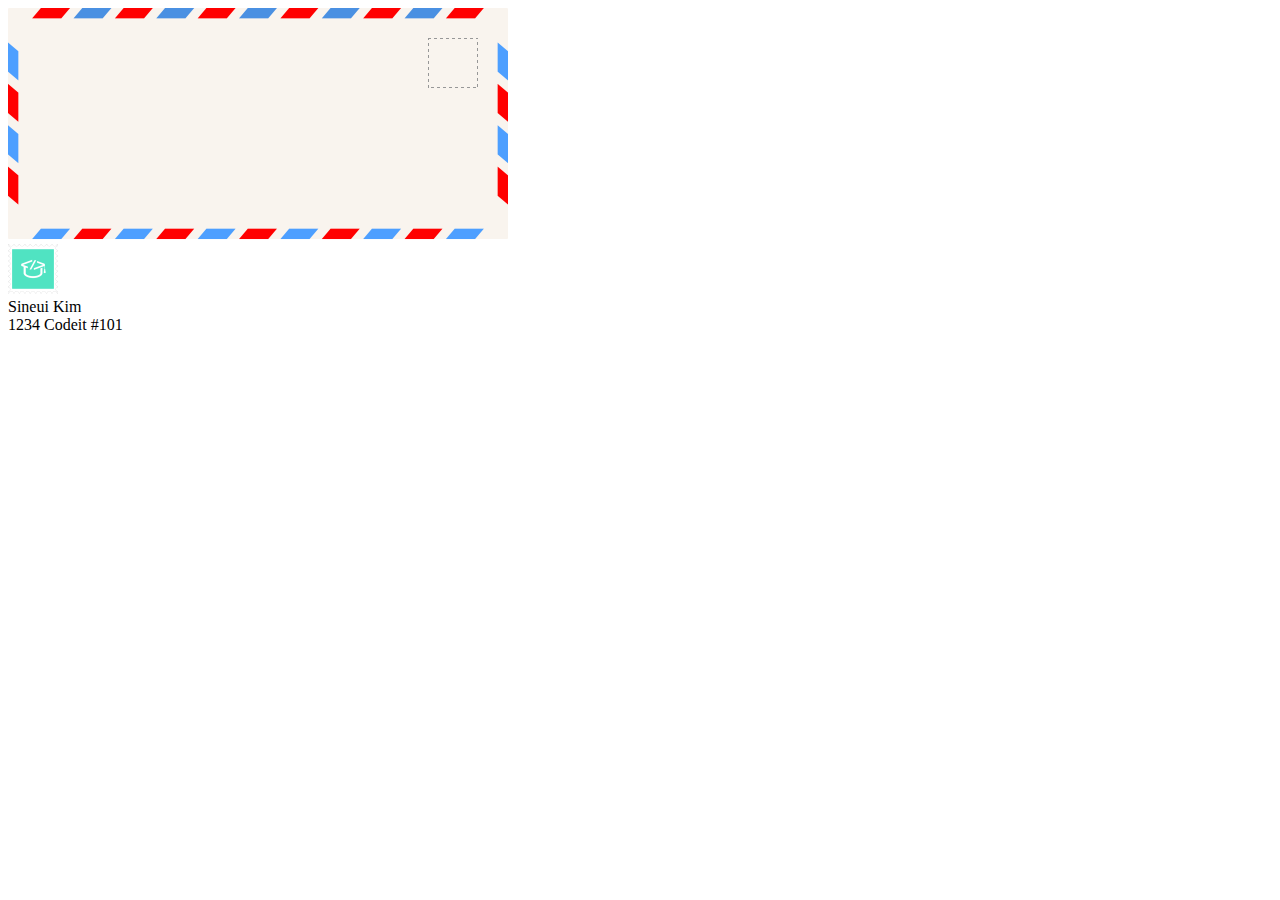
<file: display-absolute/index.html>
<!DOCTYPE html>
<html>
<head>
  <title>우표 붙이기</title>
  <meta charset="utf-8">
  <link rel="stylesheet" href="styles.css">
</head>
<body>
<div class="env-div">
  <img src="images/envelope.png" width="500">
  <img src="images/stamp.png" width="50" class="stamp">
  <div class="address">
    Sineui Kim<br>
    1234 Codeit #101
  </div>
</div>
</body>
</html>
</file>
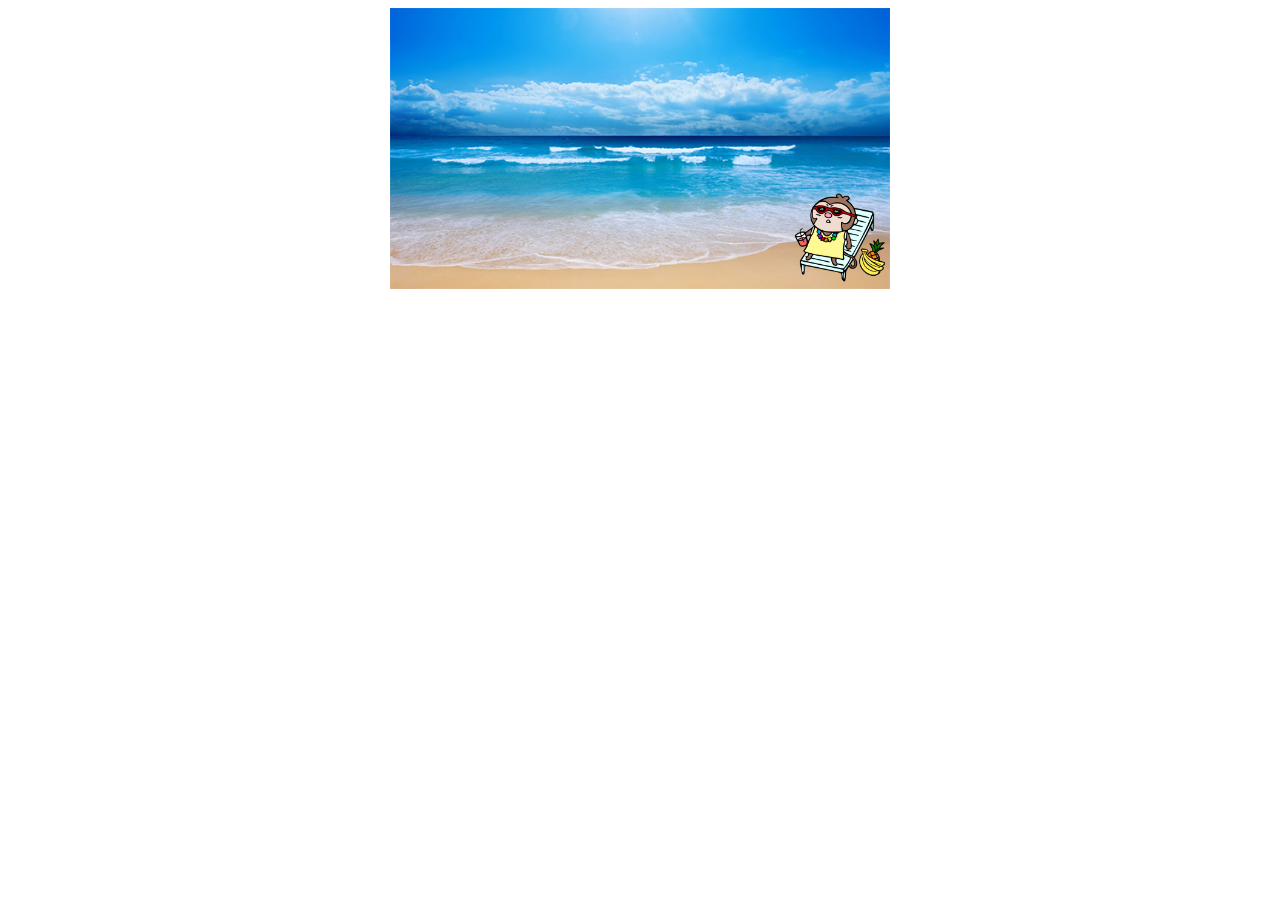
<file: display-relative/index.html>
<!DOCTYPE html>
<html>
<head>
  <title>해변의 몽숭이</title>
  <meta charset="utf-8">
  <link rel="stylesheet" href="css/styles.css">
</head>
<body>
  <img src="images/beach.png" width="500">
  <img src="images/mongsoong.png" width="100" class="mongsoong">
</body>
</html>
</file>
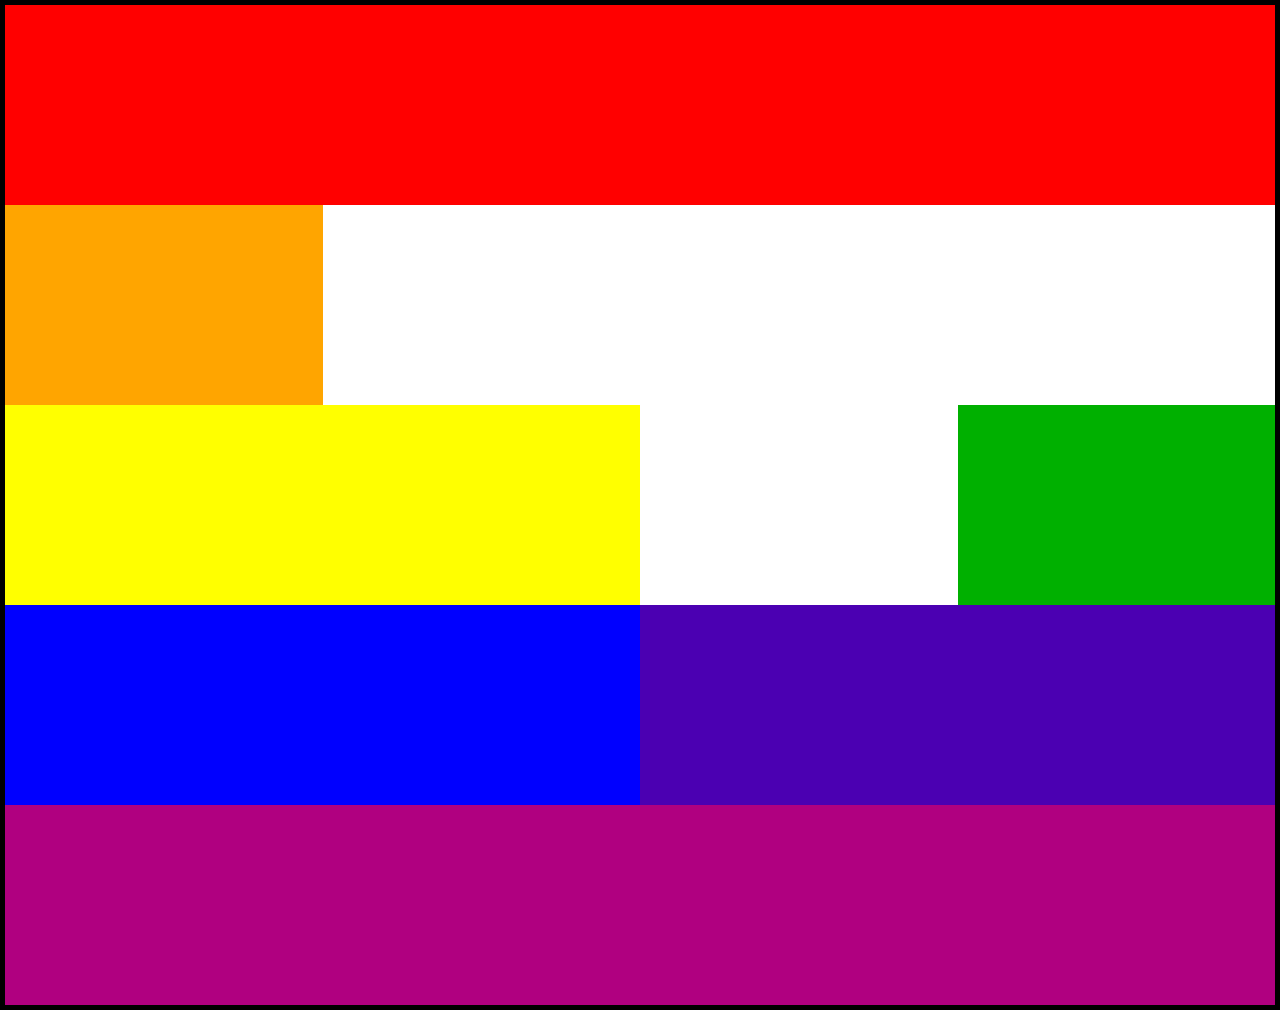
<file: float-clear/index.html>
<!DOCTYPE html>
<html lang="en">
<head>
	<meta charset="UTF-8">
	<title>클리어 연습</title>
	<link rel="stylesheet" href="styles.css">
</head>
<body>
	<div class="grid" id="div1"></div>
	<div class="grid" id="div2"></div>
	<div class="grid" id="div3"></div>
	<div class="grid" id="div4"></div>
	<div class="grid" id="div5"></div>
	<div class="grid" id="div6"></div>
	<div class="grid" id="div7"></div>
	
	<div class="clearfix"></div> <!-- 그리드 테두리 넣기 -->
</body>
</html>
</file>
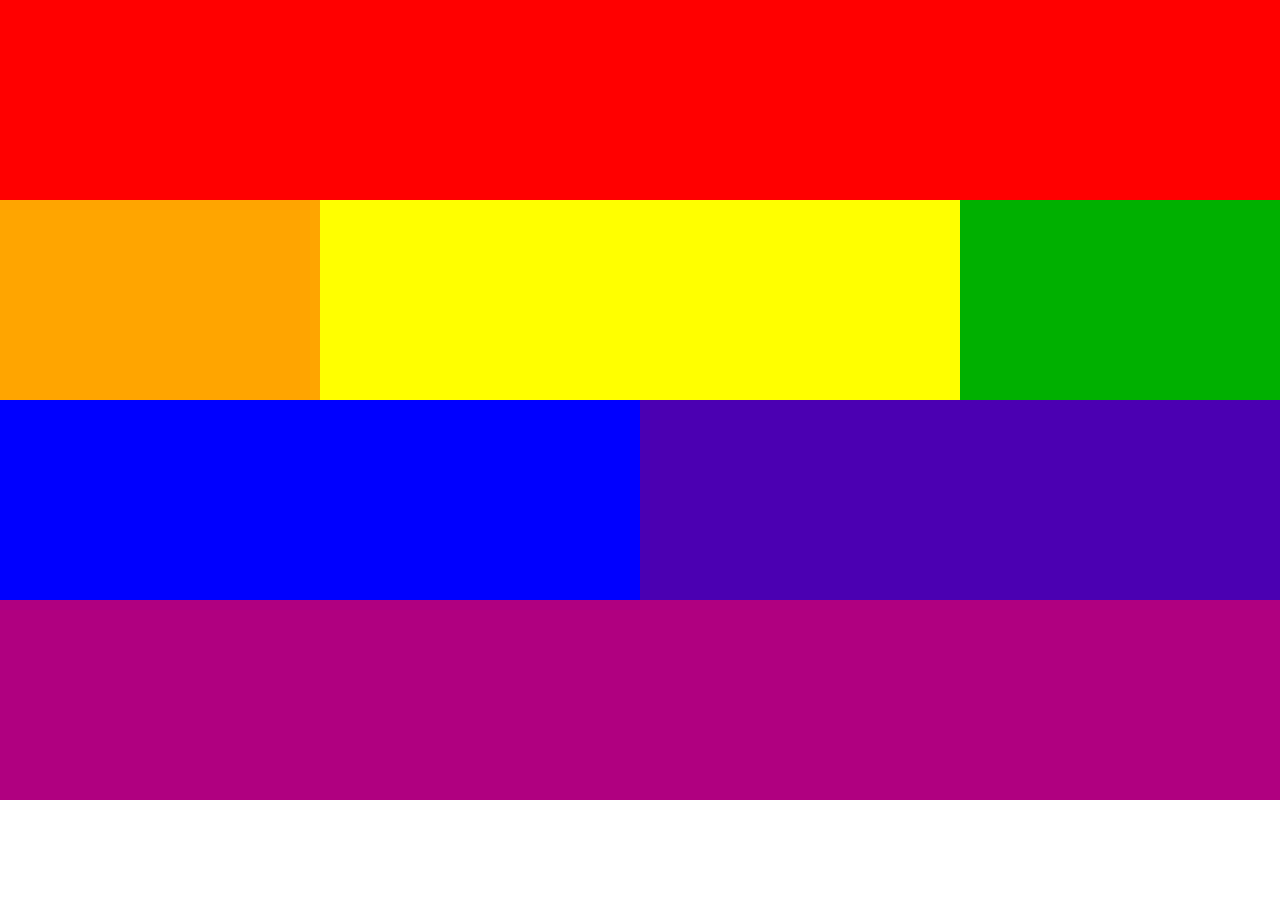
<file: float-grid/index.html>
<!DOCTYPE html>
<html lang="en">
<head>
	<meta charset="UTF-8">
	<title>그리드 연습</title>
	<link rel="stylesheet" href="styles.css">
</head>
<body>
	<div id="div1"></div>
	<div id="div2"></div>
	<div id="div3"></div>
	<div id="div4"></div>
	<div id="div5"></div>
	<div id="div6"></div>
	<div id="div7"></div>
</body>
</html>
</file>
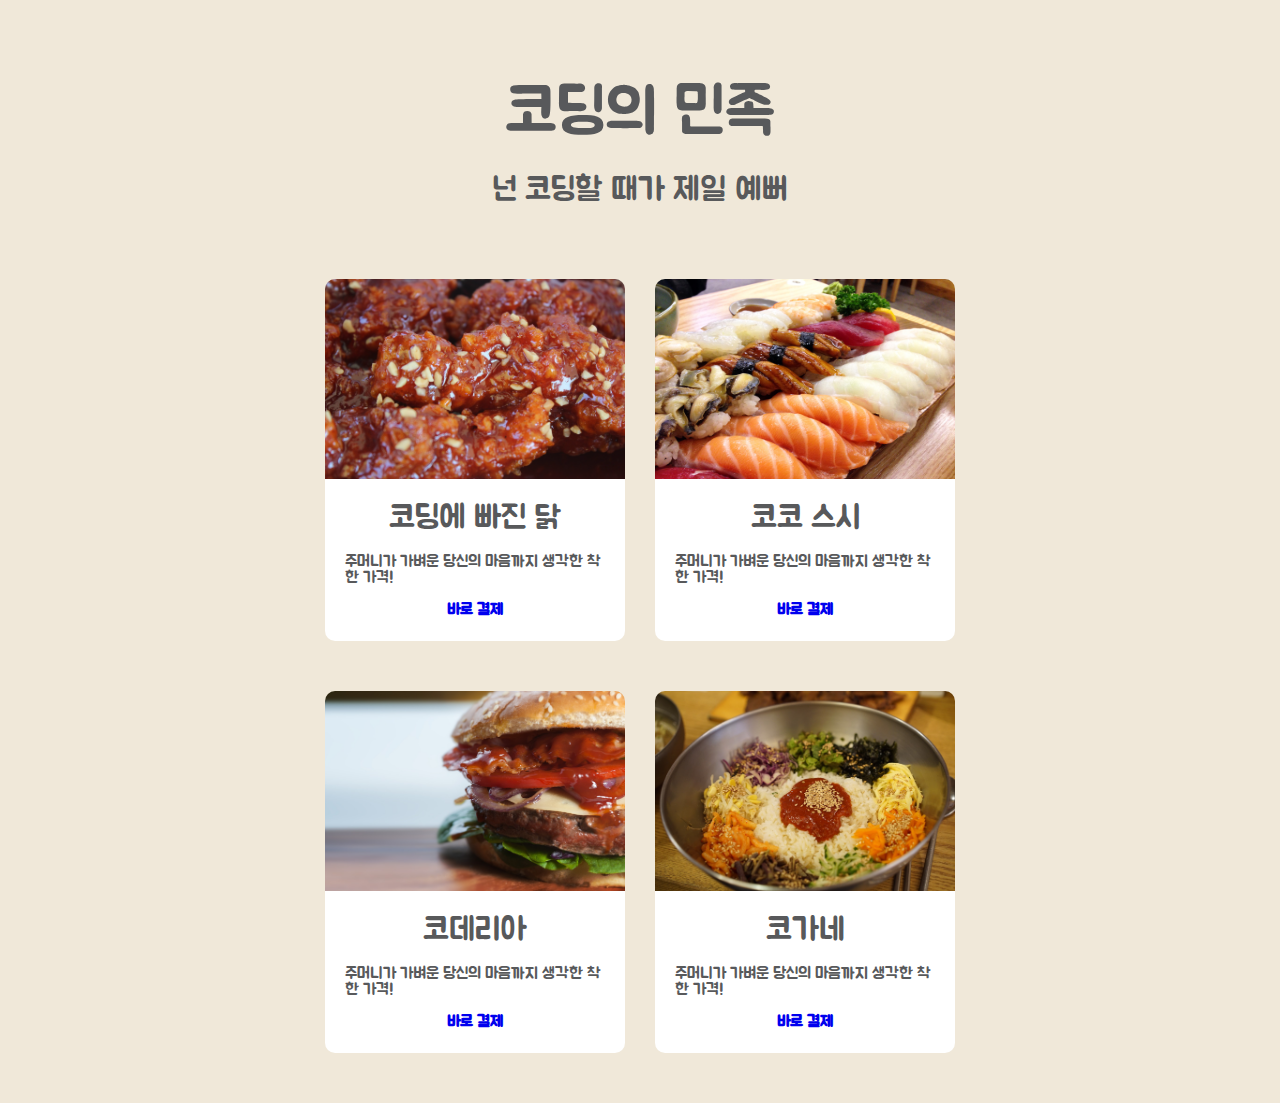
<file: float-nation-coding/index.html>
<!DOCTYPE html>
<html>
<head>
  <title>코딩의 민족 그리드</title>
  <meta charset="utf-8">
  <link rel="stylesheet" href="css/styles.css">
</head>
<body>
	<div class="title">
		<h1>코딩의 민족</h1>
		<h2>넌 코딩할 때가 제일 예뻐</h2>
	</div>
	
	<div class="contents">
		<div class="content" id="chicken">
			<div class="helper"></div>
			<div class="info">
				<h1>코딩에 빠진 닭</h1>
				<p>주머니가 가벼운 당신의 마음까지 생각한 착한 가격!</p>
				<a href="#">바로 결제</a>
			</div>
		</div>
		<div class="content" id="sushi">
			<div class="helper"></div>
			<div class="info">
				<h1>코코 스시</h1>
				<p>주머니가 가벼운 당신의 마음까지 생각한 착한 가격!</p>
				<a href="#">바로 결제</a>
			</div>
		</div>
		<div class="content" id="burger">
			<div class="helper"></div>
			<div class="info">
				<h1>코데리아</h1>
				<p>주머니가 가벼운 당신의 마음까지 생각한 착한 가격!</p>
				<a href="#">바로 결제</a>
			</div>
		</div>
		<div class="content" id="bibimbap">
			<div class="helper"></div>
			<div class="info">
				<h1>코가네</h1>
				<p>주머니가 가벼운 당신의 마음까지 생각한 착한 가격!</p>
				<a href="#">바로 결제</a>
			</div>
		</div>
		<div class="clearfix"></div>
	</div>
</body>
</html>
</file>
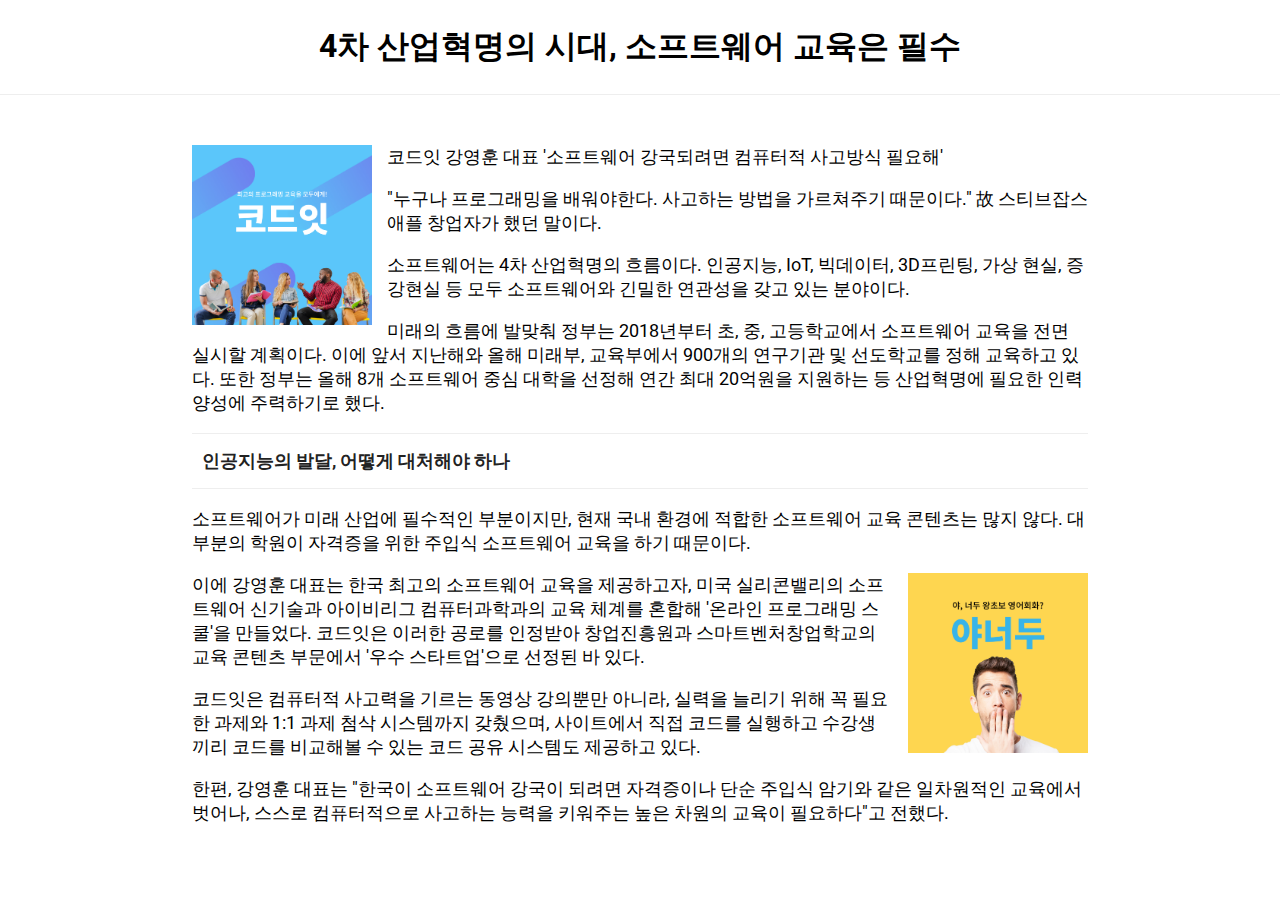
<file: float_newspaper/index.html>
<!DOCTYPE html>
<html>

<head>
  <title>4차 산업혁명의 시대, 소프트웨어 교육은 필수</title>
  <meta charset="utf-8">
  <link rel="stylesheet" href="css/styles.css">
  <link href="https://fonts.googleapis.com/css?family=Roboto" rel="stylesheet">
</head>

<body>
  <h1 class="title">4차 산업혁명의 시대, 소프트웨어 교육은 필수</h1>
  <div class="content">
    <img src="images/codeit.jpg" alt="codeit" id="codeit">
    <p>코드잇 강영훈 대표 '소프트웨어 강국되려면 컴퓨터적 사고방식 필요해'</p>

    <p>"누구나 프로그래밍을 배워야한다. 사고하는 방법을 가르쳐주기 때문이다." 故 스티브잡스 애플 창업자가 했던 말이다.</p>

    <p>소프트웨어는 4차 산업혁명의 흐름이다. 인공지능, IoT, 빅데이터, 3D프린팅, 가상 현실, 증강현실 등 모두 소프트웨어와 긴밀한 연관성을 갖고 있는 분야이다.</p>

    <p>미래의 흐름에 발맞춰 정부는 2018년부터 초, 중, 고등학교에서 소프트웨어 교육을 전면 실시할 계획이다. 이에 앞서 지난해와 올해 미래부, 교육부에서 900개의 연구기관 및 선도학교를 정해 교육하고 있다. 또한 정부는 올해 8개 소프트웨어 중심 대학을 선정해 연간 최대 20억원을 지원하는 등 산업혁명에 필요한 인력 양성에 주력하기로 했다.</p>

    <div class="link">
      <a href="http://www.edaily.co.kr/news/NewsRead.edy?SCD=JE41&newsid=02587926612750928&DCD=A00504&OutLnkChk=Y" target="_blank">
        인공지능의 발달, 어떻게 대처해야 하나
      </a>
    </div>
    
    <p>소프트웨어가 미래 산업에 필수적인 부분이지만, 현재 국내 환경에 적합한 소프트웨어 교육 콘텐츠는 많지 않다. 대부분의 학원이 자격증을 위한 주입식 소프트웨어 교육을 하기 때문이다.</p>
    <img src="images/youtoo.jpg" alt="youtoo" id="youtoo">
    <p>이에 강영훈 대표는 한국 최고의 소프트웨어 교육을 제공하고자, 미국 실리콘밸리의 소프트웨어 신기술과 아이비리그 컴퓨터과학과의 교육 체계를 혼합해 '온라인 프로그래밍 스쿨'을 만들었다. 코드잇은 이러한 공로를 인정받아 창업진흥원과 스마트벤처창업학교의 교육 콘텐츠 부문에서 '우수 스타트업'으로 선정된 바 있다.</p>

    <p>코드잇은 컴퓨터적 사고력을 기르는 동영상 강의뿐만 아니라, 실력을 늘리기 위해 꼭 필요한 과제와 1:1 과제 첨삭 시스템까지 갖췄으며, 사이트에서 직접 코드를 실행하고 수강생끼리 코드를 비교해볼 수 있는 코드 공유 시스템도 제공하고 있다.</p>

    <p>한편, 강영훈 대표는 "한국이 소프트웨어 강국이 되려면 자격증이나 단순 주입식 암기와 같은 일차원적인 교육에서 벗어나, 스스로 컴퓨터적으로 사고하는 능력을 키워주는 높은 차원의 교육이 필요하다"고 전했다.</p>
  </div>
</body>

</html>
</file>
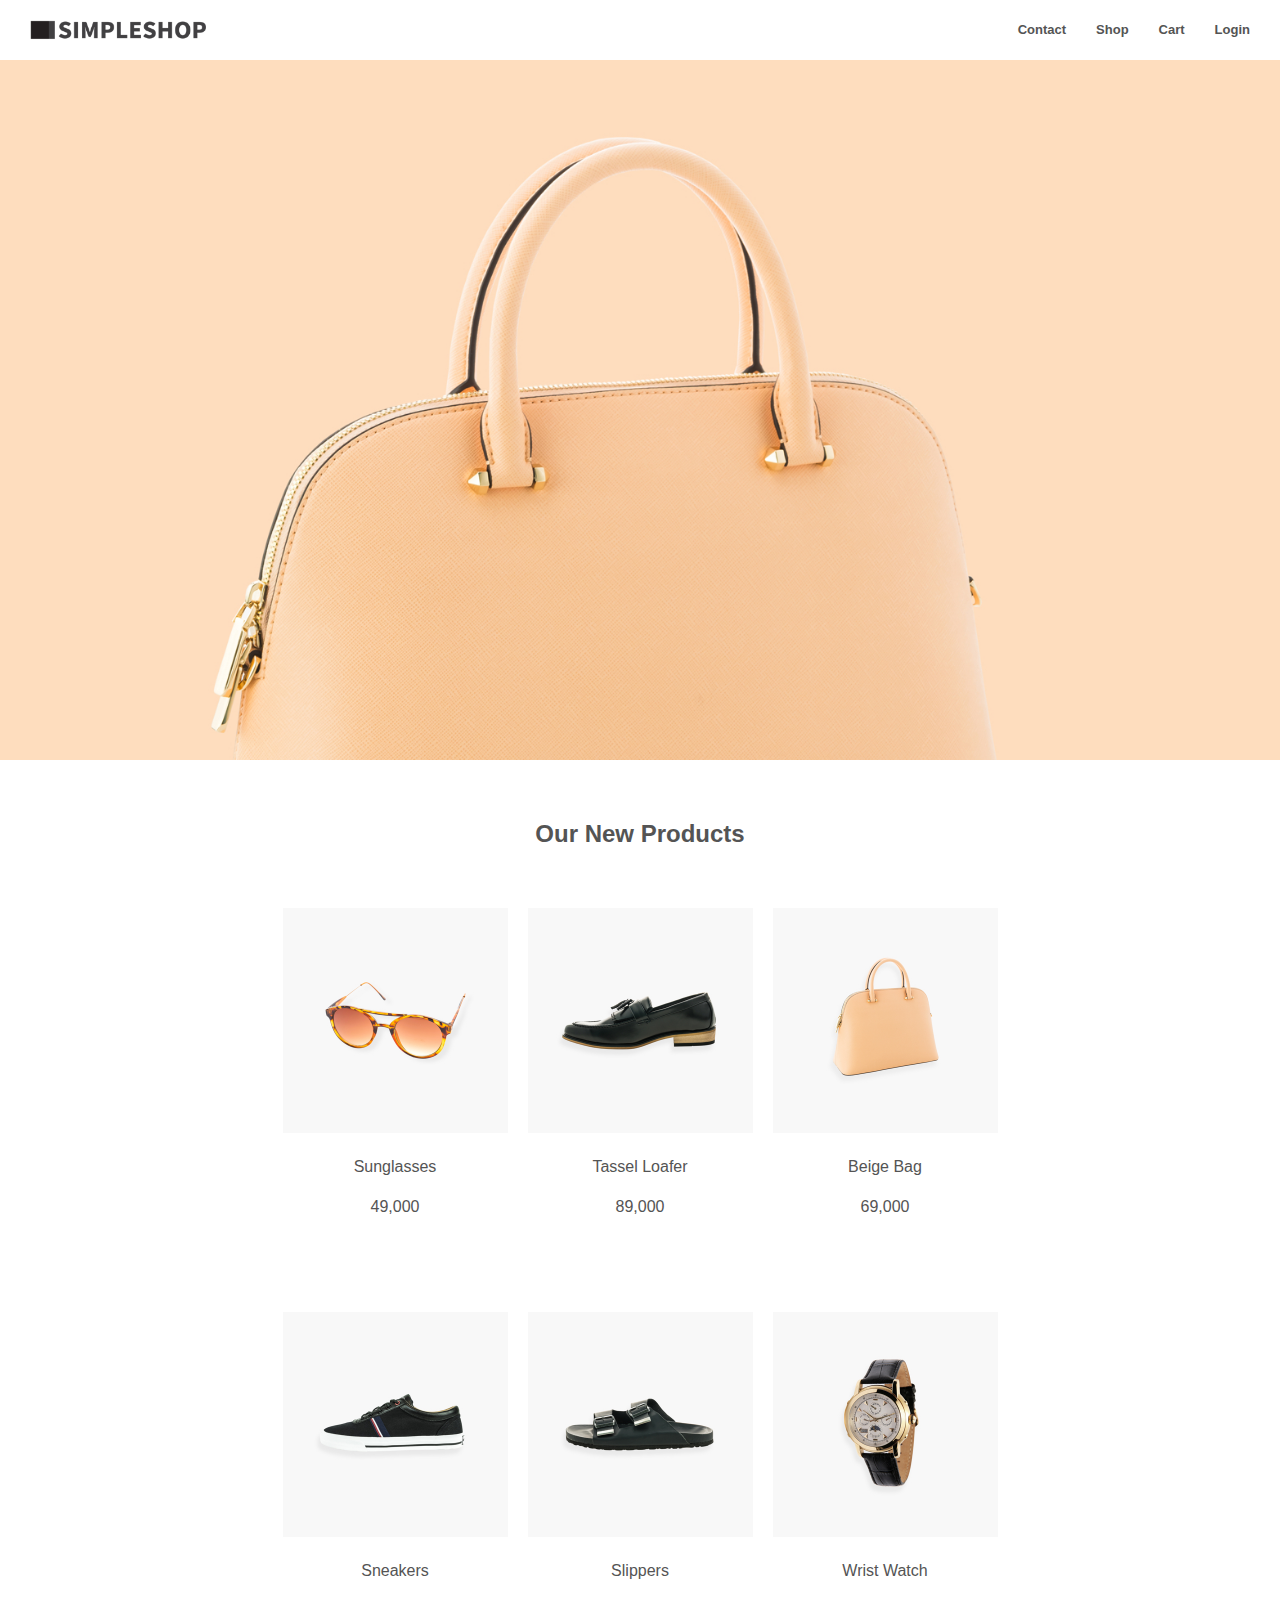
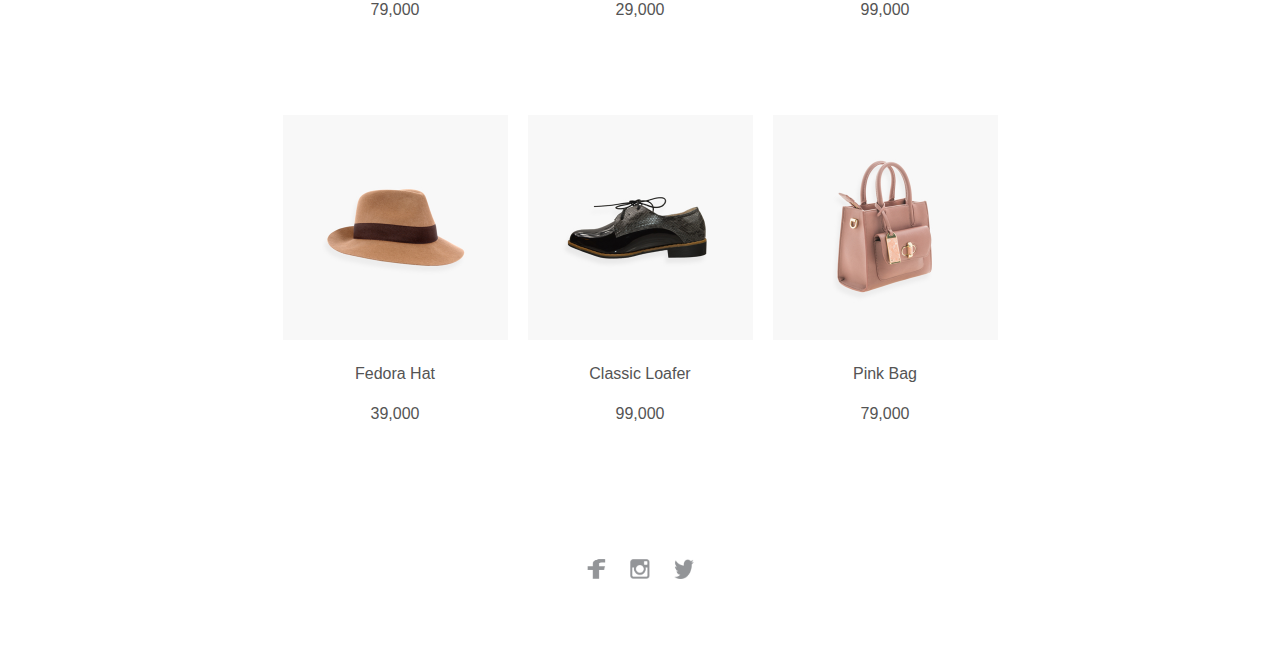
<file: list-float-simpleshop-wrap-up/index.html>
<!DOCTYPE html>
<html>
  <head>
    <title>SimpleShop</title>
    <meta charset="utf-8" />
    <link href="css/styles.css" rel="stylesheet" />
  </head>

  <body>
    <div id="navbar"> <!-- navbar -->
      <div id="logo">
        <a href="#"><div class="helper"></div><img src="images/logo.png" alt="SimpleShop Logo"></a>
      </div>
      <ul>
        <li><div class="helper"></div><a href="#">Login</a></li>
        <li><div class="helper"></div><a href="#">Cart</a></li>
        <li><div class="helper"></div><a href="#">Shop</a></li>
        <li><div class="helper"></div><a href="#">Contact</a></li>
      </ul>
    </div>
    <div id="hero-header"> <!-- header -->
      <div id="head"></div>
    </div>
    <div id="main"> <!-- main -->
      <h1>Our New Products</h1>
      <div id="product-list">
        <a class="product" href="#">
          <img src="images/sunglasses.jpg" alt="sunglasses">
          <h4>Sunglasses</h4>
          <p>49,000</p>
        </a>
        <a class="product" href="#">
          <img src="images/tassel_loafer.jpg" alt="tassel_loafer">
          <h4>Tassel Loafer</h4>
          <p>89,000</p>
        </a>
        <a class="product" href="#">
          <img src="images/beige_bag.jpg" alt="beige_bag">
          <h4>Beige Bag</h4>
          <p>69,000</p>
        </a>
        <a class="product" href="#">
          <img src="images/sneakers.jpg" alt="sneakers">
          <h4>Sneakers</h4>
          <p>79,000</p>
        </a>
        <a class="product" href="#">
          <img src="images/slippers.jpg" alt="slippers">
          <h4>Slippers</h4>
          <p>29,000</p>
        </a>
        <a class="product" href="#">
          <img src="images/wrist_watch.jpg" alt="wrist_watch">
          <h4>Wrist Watch</h4>
          <p>99,000</p>
        </a>
        <a class="product" href="#">
          <img src="images/fedora_hat.jpg" alt="fedora_hat">
          <h4>Fedora Hat</h4>
          <p>39,000</p>
        </a>
        <a class="product" href="#">
          <img src="images/classic_loafer.jpg" alt="classic_loafer">
          <h4>Classic Loafer</h4>
          <p>99,000</p>
        </a>
        <a class="product" href="#">
          <img src="images/pink_bag.jpg" alt="pink_bag">
          <h4>Pink Bag</h4>
          <p>79,000</p>
        </a>
        <div class="clear"></div>
      </div>
    </div>
  <footer id="sns"> <!-- footer -->
    <a href="#"><img src="images/facebook.png" alt="facebook"></a>
    <a href="#"><img src="images/instagram.png" alt="instagram"></a>
    <a href="#"><img src="images/twitter.png" alt="twitter"></a>
  </footer>

  </body>
</html>
</file>
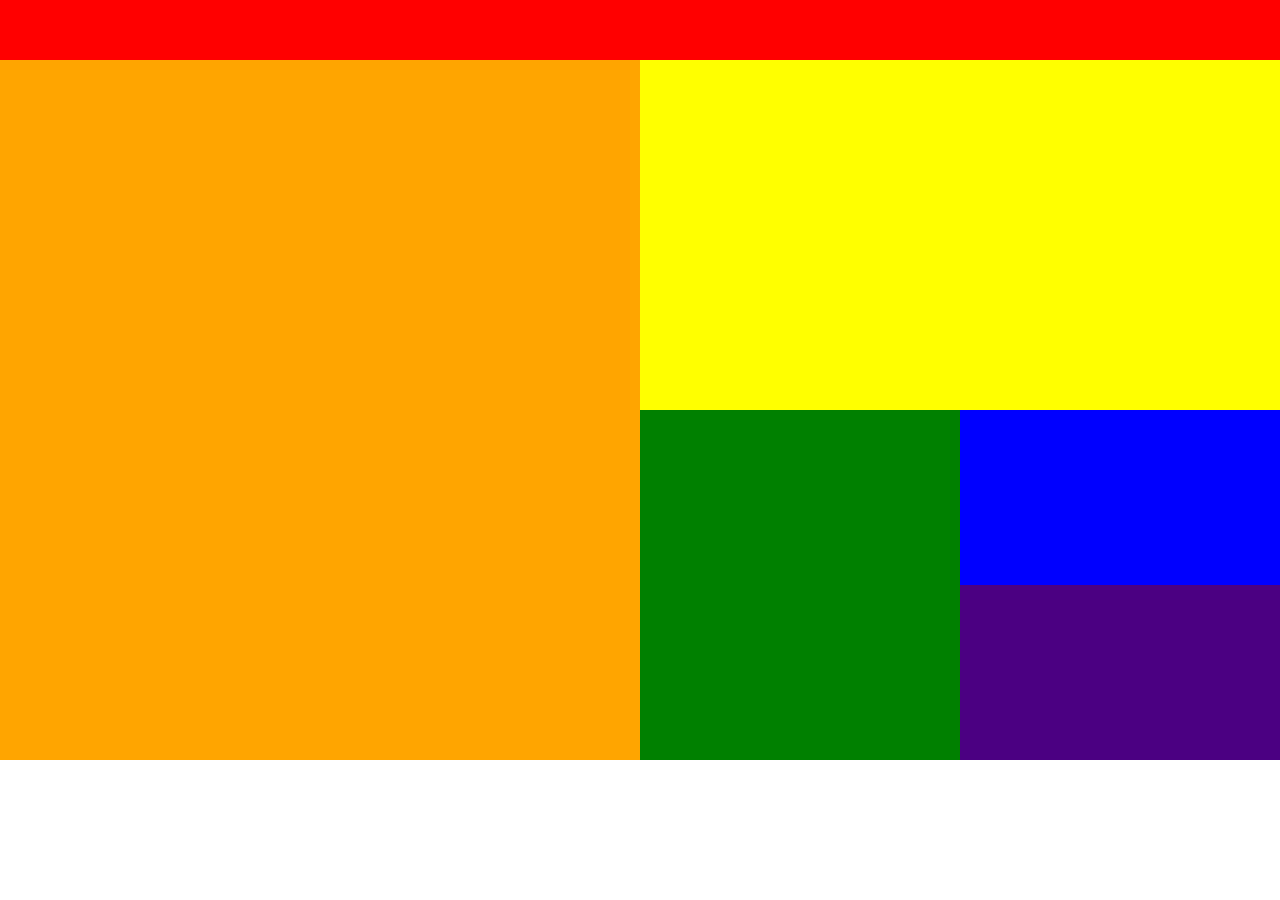
<file: responsive web-example/index.html>
<!DOCTYPE html>
<html>

<head>
  <title>반응형 그리드</title>
  <meta charset="utf-8">
  <link rel="stylesheet" href="css/styles.css">
</head>

<body>
  <div id="div1"></div>
  <div id="div2"></div>
  <div id="div3"></div>
  <div id="div4"></div>
  <div id="div5"></div>
  <div id="div6"></div>
</body>

</html>
</file>
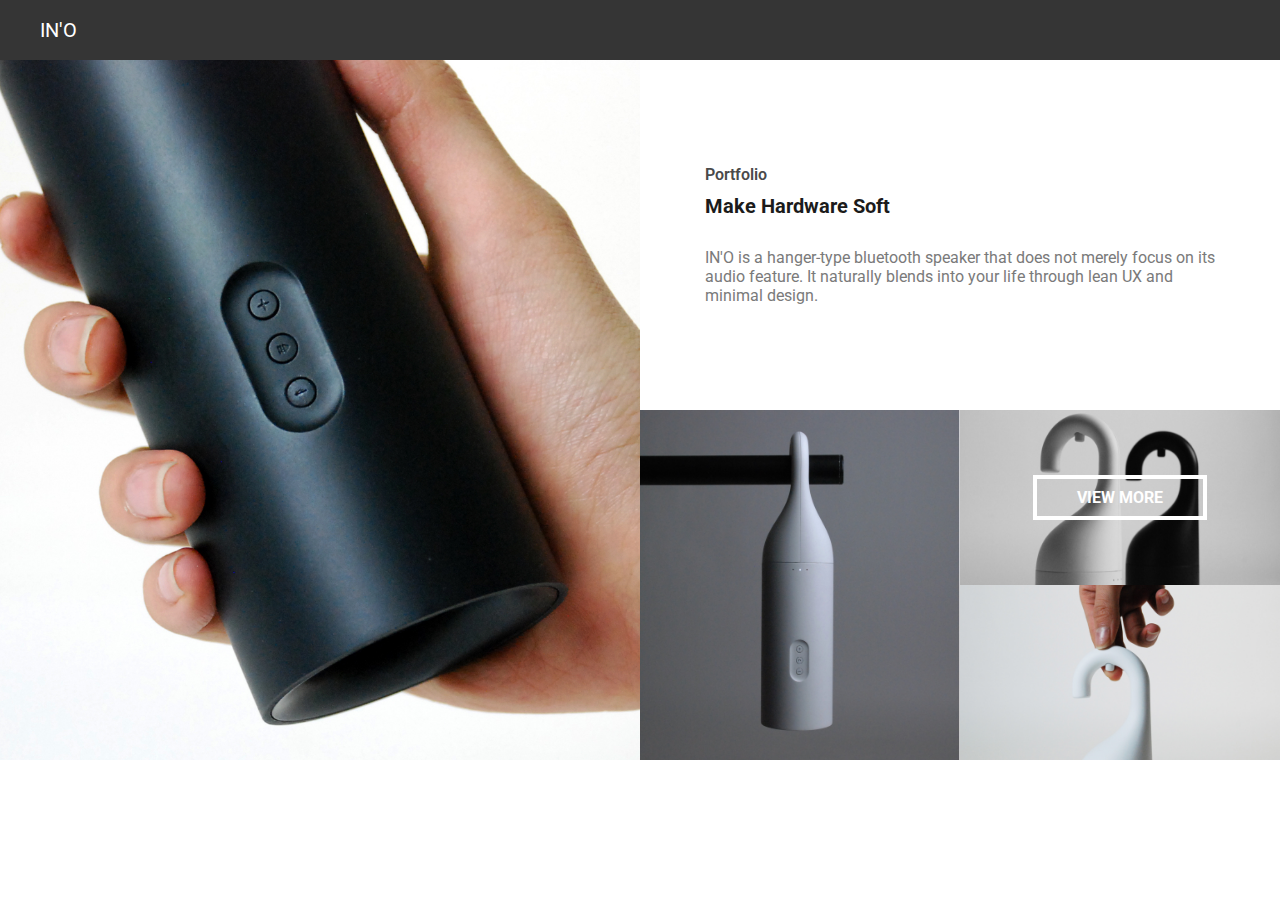
<file: responsive-web-practice-ino/index.html>
<!DOCTYPE html>
<html>

<head>
  <title>IN'O</title>
  <link rel="stylesheet" href="css/styles.css">
  <link href="https://fonts.googleapis.com/css?family=Roboto" rel="stylesheet">
</head>

<body>
  <div id="div1">
    <div class="helper"></div><a href="#">IN'O</a>
  </div>
  <div id="div2"></div>
  <div id="div3">
    <div class="helper"></div><div id="info">
      <p>Portfolio</p>
      <h4>Make Hardware Soft</h4>
      <p>IN'O is a hanger-type bluetooth speaker that does not merely focus on its audio feature. It naturally blends into your life through lean UX and minimal design.</p>
    </div>
  </div>
  <div id="div4"></div>
  <div id="div5">
    <div class="helper"></div><a href="#">VIEW MORE</a>
  </div>
  <div id="div6"></div>
</body>

</html>
</file>
<file: display-absolute/styles.css>
.env-div {
  width: 500px;
  height: 232px;
}

.address {
  font-family: cursive;
}

/*
이곳에 코드를 작성하세요.
*/
</file>
<file: display-relative/css/styles.css>
img {
  display: block;
  margin: 0 auto;
}

.mongsoong {
	position: relative;
	bottom: 100px;
	left: 200px;
}
</file>
<file: float-clear/styles.css>
* {
	box-sizing: border-box;
}
body {
	margin: 0;
	border: 5px solid black;
}

.grid {
	height: 200px;
	float: left;
}

#div1 {
	background-color: #FF0000;
	width: 100%;
}

#div2 {
	background-color: #FFA500;
	width: 25%;
}

#div3 {
	background-color: #FFFF00;
	width: 50%;
	clear: left;
}

#div4 {
	background-color: #00B000;
	width: 25%;
	clear: right;
	float: right;
}

#div5 {
	background-color: #0000FF;
	width: 50%;
}

#div6 {
	background-color: #4B00B2;
	width: 50%;
}

#div7 {
	background-color: #B00080;
	width: 100%;
}

.clearfix {
	clear: left;
}
</file>
<file: float-grid/styles.css>
* {
	box-sizing: border-box;
}
body {
	margin: 0;
}

div {
	height: 200px;
	float: left;
}

#div1 {
	background-color: #FF0000;
	width: 100%;
}

#div2 {
	background-color: #FFA500;
	width: 25%;
}

#div3 {
	background-color: #FFFF00;
	width: 50%;
}

#div4 {
	background-color: #00B000;
	width: 25%;
}

#div5 {
	background-color: #0000FF;
	width: 50%;
}

#div6 {
	background-color: #4B00B2;
	width: 50%;
}

#div7 {
	background-color: #B00080;
	width: 100%;
}
</file>
<file: float-nation-coding/css/styles.css>
@font-face {
	src: url("../fonts/BMJUA_otf.otf");
	font-family: "Jua";
}

* {
	box-sizing: border-box;
	font-family: 'Jua', sans-serif;
}

body {
	background-color: #F0E8D9;
	color: #58595B;
	margin: 0;
}

/*타이틀*/
.title {
	margin: 75px 0;
	text-align: center;
}

.title h1{
	margin: 0 0 30px 0;
	font-size: 64px;
	font-weight: normal;
}

.title h2{
	margin: 0;
	font-size: 32px;
	font-weight: normal;

}

/*내용*/
.contents {
	/*float 사용했을 시 가운데 정렬*/
	max-width: 630px;
	margin-left: auto;
	margin-right: auto;
}

.contents .content {
	margin: 0;
	margin-bottom: 50px;
	width: 300px;
	height: 362px;
	background-color: white;
	border-radius: 10px;
	float: left;
}

#chicken {
	background-image: url("../images/chicken.jpg");
	background-position: center top;
	background-repeat: no-repeat;
	background-size: 300px 200px;
	margin-right: 30px;
} 

#sushi {
	background-image: url("../images/sushi.jpg");
	background-position: center top;
	background-repeat: no-repeat;
	background-size: 300px 200px;
}

#burger  {
	background-image: url("../images/burger.jpg");
	background-position: center top;
	background-repeat: no-repeat;
	background-size: 300px 200px;
	margin-right: 30px;
	clear: left;
}

#bibimbap {
	background-image: url("../images/bibimbap.jpg");
	background-position: center top;
	background-repeat: no-repeat;
	background-size: 300px 200px;
}

.content .helper {
	margin: 0;
	width: 100%;
	height: 200px;
}

.content .info {
	margin: 0;
	padding: 20px;
	text-align: center;
}

.info h1 {
	margin: 0 0 20px 0;
	font-size: 32px;
	font-weight: normal;
}

.info p {
	margin: 0 0 16px 0;
	text-align: left;
}

.info a {
	text-decoration: none;
	color: #0000EE;
	font-weight: bold;
}

.contents .clearfix {
	clear: left;
	/* div contents에 높이를 만들어주기 위해 clear 사용 */ 
}
</file>
<file: float_newspaper/css/styles.css>
body {
  margin: 0;
  font-family: 'Roboto', sans-serif;
}

/* 제목 */
.title {
  text-align: center;
  border-bottom: 1px solid #eee;
  margin: 0;
  padding-top: 25px;
  padding-bottom: 25px;
}

/* 기사 본문 */
.content {
  font-size: 18px;
  width: 70%;
  max-width: 900px;
  margin: 50px auto;
}

/* 링크 */
.link {
  border-top: 1px solid #eee;
  border-bottom: 1px solid #eee;
  font-weight: bold;
  padding: 15px 10px;
}

.link a {
  color: #222;
  text-decoration: none;
}

/* 코드잇 광고 */
#codeit {
  width: 180px;
  margin-right: 15px;
  margin-bottom: 15px;
  float: left;
}

/* 야너두 광고 */
#youtoo {
  width: 180px;
  margin-left: 15px;
  margin-bottom: 15px;
  float: right;
}
</file>
<file: list-float-simpleshop-wrap-up/css/styles.css>
* {
  box-sizing: border-box;
}

body {
  margin: 0;
  min-width: 992px;
  font-family: "Helvetica";
  height: 100%;
}

/* navbar */
#navbar {
	height: 60px;
}

#navbar #logo {
	display: inline-block;
	height: 100%;
	padding-left: 30px;
	float: left;
}

#logo img {
	height: 20px;
	vertical-align: middle;
}

.helper {
	display: inline-block;
	height: 100%;
	vertical-align: middle;
	/*width: 5px;*/
	/*background-color: red;*/
}

#navbar ul {
	float: right;
	list-style-type: none;
	height: 100%;
	margin: 0;
	padding-right: 15px;
}

ul li {
	float: right;
	padding: 0 15px;
	height: 100%;
}

ul li:hover {
	background-color: #eeeeee;
}

#navbar a {
	text-decoration: none;
	color: #545454;
	font-size: 13px;
	font-weight: bold;
}

/* hero header */
#hero-header {
	height: 100%;
}

#head {
	height: 700px;
	background-image: url("../images/hero_header.jpg");
	background-position: center center;
	background-size: cover;
	background-repeat: no-repeat;
}

/* main content */
#main h1 {
	margin: 60px 0;
	text-align: center;
	font-size: 24px;
	color: #545454;
	font-weight: bold;
}

/* products */
#product-list {
	max-width: 715px;
	margin: 0 auto;
}

#product-list img {
	width: 225px;
	height: 225px;
}

#product-list .product {
	float: left;
	margin-right: 20px;
	margin-bottom: 80px;
	text-decoration: none;
	text-align: center;
	color: #545454;
}

.product h4 {
	font-weight: normal;
	font-size: 16px;
}

#product-list .product:nth-child(3), #product-list .product:nth-child(6), #product-list .product:nth-child(9){
	margin-right: 0;
}

#product-list .product:nth-child(7), #product-list .product:nth-child(8), #product-list .product:nth-child(9){
	margin-bottom: 0;
} 

#product-list .product:nth-child(4), #product-list .product:nth-child(7){
	clear: left;
}

.clear {
	clear: left;
}

/* footer */
#sns {
	margin-top: 120px;
	margin-bottom: 80px;
	text-align: center;
}

#sns img {
	width: 20px;
	height: 20px;
}

#sns a:nth-child(2) {
	margin: 0 20px;
}
</file>
<file: responsive web-example/css/styles.css>
body {
  margin: 0;
}

div {
	float: left;
}

/*mobile size*/
@media (max-width: 767px) {
	#div1 {
		background-color: #FF0000;
		width: 100%;
		height: 60px;
	}

	#div2 {
		background-color: #FFA500;
		width: 100%;
		height: 350px;
	}

	#div3 {
		background-color: #FFFF00;
		width: 100%;
		height: 320px;
	}

	#div4 {
		background-color: #008000;
		width: 100%;
		height: 385px;
	}

	#div5 {
		background-color: #0000FF;
		width: 100%;
		height: 200px;
	}

	#div6 {
		background-color: #4B0082;
		width: 100%;
		height: 200px;
	}
}

/*tablet size*/
@media (min-width: 768px) {
	#div1 {
		background-color: #FF0000;
		width: 100%;
		height: 60px;
	}

	#div2 {
		background-color: #FFA500;
		width: 100%;
		height: 562px;
	}

	#div3 {
		background-color: #FFFF00;
		width: 100%;
		height: 282px;
	}

	#div4 {
		background-color: #008000;
		width: 50%;
		height: 360px;
	}

	#div5 {
		background-color: #0000FF;
		width: 50%;
		height: 180px;
	}

	#div6 {
		background-color: #4B0082;
		width: 50%;
		height: 180px;
	}
}

/*desktop size*/
@media (min-width: 992px) {
	#div1 {
		background-color: #FF0000;
		width: 100%;
		height: 60px;
	}

	#div2 {
		background-color: #FFA500;
		width: 50%;
		height: 700px;
	}

	#div3 {
		background-color: #FFFF00;
		width: 50%;
		height: 350px;
	}

	#div4 {
		background-color: #008000;
		width: 25%;
		height: 350px;
	}

	#div5 {
		background-color: #0000FF;
		width: 25%;
		height: 175px;
	}

	#div6 {
		background-color: #4B0082;
		width: 25%;
		height: 175px;
	}
}
</file>
<file: responsive-web-practice-ino/css/styles.css>
* {
  box-sizing: border-box;
}

body {
  margin: 0;
  font-family: 'Roboto', sans-serif;
}
 
.helper {  /*세로 정렬*/
  display: inline-block;
  height: 100%;
  vertical-align: middle;
  /*width: 5px;*/
  /*background-color: red;*/
  /*margin-right: -5px;*/
}

/*IN'O PART*/
#div1 a {
  text-decoration: none;
  color: white;

  /*세로 정렬 첫번째 방법*/
  display: inline-block;
  vertical-align: middle;
  margin-left: 40px;
  
   /*세로 정렬 두번째 방법*/
  /* position: relative;
  left: 40px;
  top: 15px; */
}

/*PORTFOLIO PART*/
#div3 #info {
  padding: 0 65px;
  display: inline-block;
  vertical-align: middle;
}

#info p:first-child {
  font-weight: 600;
  font-size: 16px;
  color: #4A4A4A;
  margin: 0;
}

#info h4 {
  font-size: 20px;
  color: #1B1B1B;
  margin-top: 10px;
  margin-bottom: 30px;
}

#info p:last-child {
  font-size: 16px;
  color: #7A7A7A;
  margin: 0;
}

/*VIEW MORE PART*/
#div5 {
  text-align: center;
}

#div5 a {
  text-decoration: none;
  color: white;
  font-size: 16px;
  font-weight: bold;
  padding: 9px 40px;
  border: 4px solid white;
  display: inline-block;
  vertical-align: middle;
}

/*mobile size*/
@media (max-width: 767px) {
  #div1 {
    background-color: #353535;
    width: 100%;
    height: 60px;
    color: white;
    font-size: 20px;
    float: left;
  }

  #div2 {
    background-image: url("../images/main_img.jpg");
    background-position: center center;
    background-repeat: no-repeat;
    background-size: cover;
    width: 100%;
    height: 350px;
    float: left;
  }

  #div3 {
    width: 100%;
    height: 320px;
    float: left;
  }

  #div3 #info {
    padding: 0 30px;
  }

  #div4 {
    background-image: url("../images/img1.jpg");
    background-position: center center;
    background-repeat: no-repeat;
    background-size: cover;
    width: 100%;
    height: 385px;
    float: left;
  }

  #div5 {
    background-image: url("../images/img2.jpg");
    background-position: center center;
    background-repeat: no-repeat;
    background-size: cover;
    width: 100%;
    height: 200px;
    float: left;
  }

  #div6 {
    background-image: url("../images/img3.jpg");
    background-position: center center;
    background-repeat: no-repeat;
    background-size: cover;
    width: 100%;
    height: 200px;
    float: left;
  }
}

/*tablet size*/
@media (min-width: 768px) {
  #div1 {
    background-color: #353535;
    width: 100%;
    height: 60px;
    color: white;
    font-size: 20px;
    float: left;
  }

  #div2 {
    background-image: url("../images/main_img.jpg");
    background-position: center top;
    background-repeat: no-repeat;
    background-size: cover;
    width: 100%;
    height: 562px;
    float: left;
  }

  #div3 {
    width: 100%;
    height: 282px;
    float: left;
  }

  #div4 {
    background-image: url("../images/img1.jpg");
    background-position: center top;
    background-repeat: no-repeat;
    background-size: cover;
    width: 50%;
    height: 360px;
    float: left;
  }

  #div5 {
    background-image: url("../images/img2.jpg");
    background-position: center top;
    background-repeat: no-repeat;
    background-size: cover;
    width: 50%;
    height: 180px;
    float: left;
  }

  #div6 {
    background-image: url("../images/img3.jpg");
    background-position: center top;
    background-repeat: no-repeat;
    background-size: cover;
    width: 50%;
    height: 180px;
    float: left;
  }
}

/*desktop size*/
@media (min-width: 992px) {
  #div1 {
    background-color: #353535;
    width: 100%;
    height: 60px;
    color: white;
    font-size: 20px;
    float: left;
  }

  #div2 {
    background-image: url("../images/main_img.jpg");
    background-position: center center;
    background-repeat: no-repeat;
    background-size: cover;
    width: 50%;
    height: 700px;
    float: left;
  }

  #div3 {
    width: 50%;
    height: 350px;
    float: left;
  }

  #div4 {
    background-image: url("../images/img1.jpg");
    background-position: center center;
    background-repeat: no-repeat;
    background-size: cover;
    width: 25%;
    height: 350px;
    float: left;
  }

  #div5 {
    background-image: url("../images/img2.jpg");
    background-position: center center;
    background-repeat: no-repeat;
    background-size: cover;
    width: 25%;
    height: 175px;
    float: left;
  }

  #div6 {
    background-image: url("../images/img3.jpg");
    background-position: center center;
    background-repeat: no-repeat;
    background-size: cover;
    width: 25%;
    height: 175px;
    float: left;
  }
}
</file>
